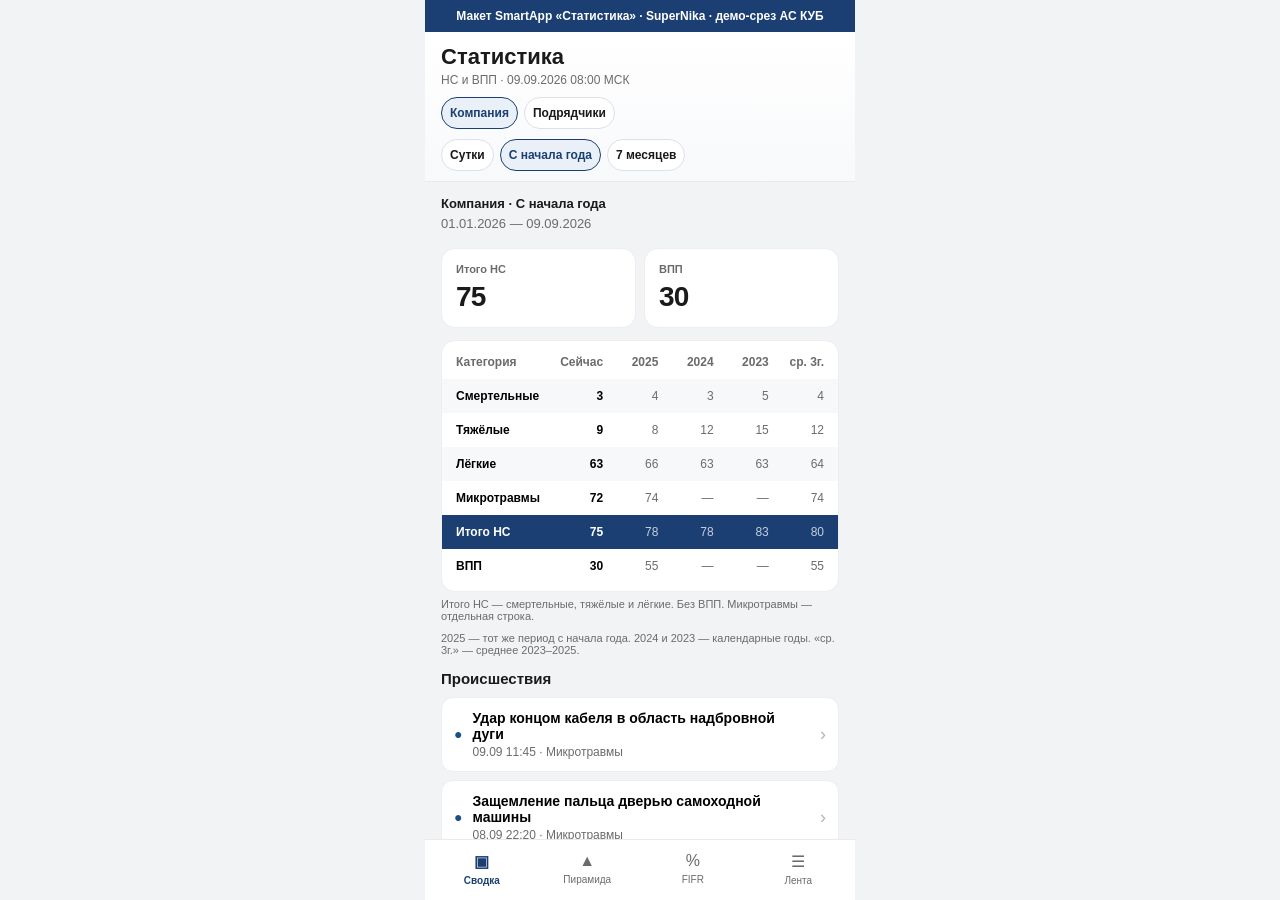
<file: index.html>
<!doctype html>
<html lang="ru">
  <head>
    <meta charset="UTF-8" />
    <meta name="viewport" content="width=device-width, initial-scale=1.0, viewport-fit=cover" />
    <title>Статистика</title>
    <script type="module" crossorigin src="./assets/index-CynJNDqP.js?v=202609111037"></script>
    <link rel="stylesheet" crossorigin href="./assets/index-B57v6iAu.css?v=202609111037">
  </head>
  <body>
    <div id="root"></div>
  </body>
</html>
</file>
<file: assets/index-B57v6iAu.css>
.drama-app{--ink: #1a1a1a;--muted: #6b6b6b;--page-bg: #f2f3f5;--navy: #1b3f73;--card-bg: #ffffff;--radius: 14px;--ok: #2f8f52;--bad: #c43c3c;height:100%;min-height:100dvh;background:var(--page-bg);color:var(--ink);font-family:-apple-system,BlinkMacSystemFont,Segoe UI,Roboto,sans-serif}*{box-sizing:border-box}html,body{margin:0;height:100%;overflow:hidden;touch-action:manipulation}#root{height:100%}.shell{display:flex;flex-direction:column;height:100dvh;max-height:100dvh;overflow:hidden;max-width:430px;margin:0 auto;background:var(--page-bg)}.demo-banner{flex-shrink:0;padding:8px 12px;padding-top:calc(8px + env(safe-area-inset-top));background:var(--navy);color:#fff;font-size:12px;font-weight:600;text-align:center;line-height:1.35}.header{flex-shrink:0;padding:12px 16px 10px;background:linear-gradient(180deg,#fff,#f8f9fb);border-bottom:1px solid #e8eaee}.drama-app[data-express="1"] .header{padding-top:calc(12px + env(safe-area-inset-top))}.drama-app[data-express="1"] .demo-banner{display:none}.header-row{display:flex;align-items:flex-start;justify-content:flex-start;gap:10px}.header-title{margin:0;font-size:22px;font-weight:700;line-height:1.15}.header-meta{margin:4px 0 0;font-size:12px;color:var(--muted)}.source-pill{flex-shrink:0;max-width:42%;font-size:10px;font-weight:700;line-height:1.3;color:var(--navy);background:#1b3f731a;border-radius:999px;padding:8px 10px;text-align:center}.chip-row{display:flex;flex-wrap:wrap;gap:6px;margin-top:10px}.content .chip-row{margin:0 0 12px}.chip,.bottom-tab,.count-row,.list-row,.hero-card,.stat-tile,.btn-primary,.sheet-close,.matrix-cell,.matrix-head,.legend-btn{touch-action:manipulation;-webkit-tap-highlight-color:rgba(27,63,115,.12);-webkit-user-select:none;user-select:none}.chip{flex:0 0 auto;border:1px solid #dde1e8;background:#fff;color:var(--ink);border-radius:999px;padding:6px 8px;min-height:32px;font-size:12px;font-weight:600;cursor:pointer}.chip.active{border-color:var(--navy);background:#eaf0f8;color:var(--navy)}.content{flex:1;min-height:0;overflow-y:auto;-webkit-overflow-scrolling:touch;padding:14px 16px 18px}.page-kicker{margin:0;font-size:13px;font-weight:700}.page-caption{margin:4px 0 14px;font-size:13px;color:var(--muted);line-height:1.4}.hero-grid,.rate-grid{display:grid;grid-template-columns:1fr 1fr;gap:8px;margin-bottom:12px}.hero-card,.stat-tile,.info-card,.table-card,.pyramid-card,.quote-card,.warn-card,.empty-card,.challenge-banner{background:var(--card-bg);border:1px solid #eceef2;border-radius:var(--radius)}.hero-card,button.stat-tile{padding:14px;text-align:left;-webkit-appearance:none;-moz-appearance:none;appearance:none;width:100%;font:inherit;color:inherit;cursor:pointer}.hero-card.selected,.count-row.selected,.matrix-cell.selected,.matrix-head.selected{box-shadow:inset 0 0 0 1.5px var(--navy)}.hero-label,.stat-label{font-size:11px;font-weight:600;color:var(--muted)}.hero-value,.stat-value{margin-top:6px;font-size:28px;font-weight:700;letter-spacing:-.03em}.stat-tile{padding:12px 10px}.stat-value{font-size:18px}.stat-hint{margin-top:4px;font-size:11px;color:var(--muted);line-height:1.35}.delta{display:inline-block;margin-top:8px;font-size:11px;font-weight:700}.delta.down{color:var(--ok)}.delta.up{color:var(--bad)}.delta.flat{color:var(--muted)}.table-card{padding:4px 0 8px;margin-bottom:10px;overflow-x:auto}.table-head,.count-row,.year-row{display:grid;gap:8px;align-items:center;padding:10px 14px;font-size:12px}.table-day .table-head,.table-day .count-row{grid-template-columns:minmax(0,1fr) 56px}.table-compare .table-head,.table-compare .count-row{grid-template-columns:minmax(92px,1.6fr) repeat(5,minmax(36px,1fr));min-width:392px}.year-row{grid-template-columns:minmax(0,.6fr) minmax(0,1.4fr) 64px}.contractors-page .hero-label{min-height:2.6em}.contractors-page,.contractors-page .page-kicker,.contractors-page .page-caption,.contractors-page .hero-card,.contractors-page .info-card,.contractors-page .info-card h3,.contractors-page .info-card p{text-align:left}.contractors-page .info-card p+p{margin-top:6px}.table-head{color:var(--muted);font-weight:700}.count-row{width:100%;border:none;background:none;text-align:left;cursor:pointer}.count-row:nth-child(2n),.year-row:nth-child(2n){background:#f7f8fa}.count-row.total{background:var(--navy);color:#fff}.count-row.total .count-prior{color:#ffffffbf}.count-row.total.selected{box-shadow:inset 0 0 0 2px #fff}.dot{width:8px;height:8px;border-radius:50%}.count-title{font-weight:600}.table-head span:nth-child(n+2),.count-now,.count-prior{text-align:right;font-variant-numeric:tabular-nums}.count-now{font-weight:700}.count-prior{color:var(--muted)}.table-note{margin:-4px 0 14px;font-size:11px;color:var(--muted)}.section-head{display:flex;align-items:baseline;justify-content:space-between;gap:8px;margin:4px 0 10px}.section-head h3{margin:0;font-size:15px}.text-link{border:none;background:none;color:var(--navy);font-size:13px;font-weight:600;cursor:pointer}.fifr-years .table-head,.fifr-years .count-row{grid-template-columns:minmax(0,1fr) 64px 72px}.fifr-years .count-now{font-weight:700}.matrix-grid{display:grid;min-width:360px;align-items:center}.matrix-head,.matrix-label,.matrix-cell{padding:8px 6px;font-size:11px;border:none;background:none;font:inherit;color:inherit;cursor:pointer}.matrix-head{font-weight:700;color:var(--muted);text-align:center}.matrix-label{font-weight:700;text-align:left;cursor:default}.matrix-cell{text-align:right;font-variant-numeric:tabular-nums}.rate-chart{width:100%;height:auto;display:block}.rate-chart text{font-family:-apple-system,BlinkMacSystemFont,Segoe UI,Roboto,sans-serif}.legend-btn{display:flex;align-items:center;gap:8px;width:100%;border:none;background:none;padding:0;font:inherit;color:inherit;text-align:left;cursor:pointer}.info-card{padding:14px;margin-bottom:10px}.info-card h3{margin:0 0 6px;font-size:15px}.info-card p{margin:0;font-size:13px;color:var(--muted);line-height:1.45}.challenge-banner{background:#c43c3c;color:#fff;border:none;font-weight:800;letter-spacing:.04em;text-align:center;padding:10px;margin-bottom:12px}.pyramid-card{padding:14px;margin-bottom:12px}.pyramid-card h3{margin:0 0 12px;font-size:15px}.pyramid{display:none}.pyramid-figure{display:grid;grid-template-columns:minmax(0,1.2fr) minmax(118px,.8fr);gap:12px;align-items:stretch}.pyramid-svg{width:100%;height:auto;display:block}.pyramid-svg text{font-family:-apple-system,BlinkMacSystemFont,Segoe UI,Roboto,sans-serif;pointer-events:none}.pyramid-legend{list-style:none;margin:0;padding:4px 0;display:grid;align-items:center}.pyramid-legend li{display:flex;align-items:center;gap:8px;font-size:12px;line-height:1.25;text-align:left}.pyramid-legend strong{display:block;font-size:16px;font-weight:700}.pyramid-tier{display:none}.warn-card,.quote-card{padding:14px;margin-bottom:10px;font-size:13px;line-height:1.45}.warn-card{background:#fff6f4;border-color:#f0cfc8;color:#8a2f2f}.quote-card{background:var(--navy);color:#fff;border:none;font-weight:600}.quote-card p{margin:0}.quote-card p+p{margin-top:8px}.empty-card{padding:28px 16px;text-align:center;color:var(--muted);margin-bottom:12px}.list-row{display:flex;align-items:center;gap:10px;width:100%;text-align:left;border:1px solid #eceef2;background:#fff;border-radius:12px;padding:12px;margin-bottom:8px;cursor:pointer}.list-row-icon{font-size:14px}.list-row-text{flex:1;min-width:0;display:flex;flex-direction:column;gap:3px}.list-row-text strong{font-size:14px}.list-row-text small{font-size:12px;color:var(--muted)}.chevron{color:#b0b5bf;font-size:18px}.bottom-bar{flex-shrink:0;display:grid;grid-template-columns:repeat(4,1fr);background:#fff;border-top:1px solid #e8eaee;padding:8px 4px calc(8px + env(safe-area-inset-bottom))}.bottom-tab{border:none;background:none;font-size:10px;color:var(--muted);display:flex;flex-direction:column;align-items:center;gap:4px;cursor:pointer;min-height:44px;padding:4px 2px}.bottom-tab.active{color:var(--navy);font-weight:600}.bottom-tab span.icon{font-size:16px}.sheet-backdrop{position:fixed;top:0;right:0;bottom:0;left:0;background:#0006;z-index:40;display:flex;align-items:flex-end}.sheet-container{width:100%;max-width:430px;margin:0 auto;max-height:92dvh;background:#fff;border-radius:16px 16px 0 0;overflow:hidden;display:flex;flex-direction:column}.sheet-header{display:grid;grid-template-columns:auto 1fr auto;align-items:center;gap:8px;padding:12px 16px;border-bottom:1px solid #eceef2}.sheet-header h2{margin:0;font-size:16px;text-align:center}.sheet-close,.sheet-action{border:none;background:none;color:var(--navy);font-size:13px;font-weight:600;padding:4px 0}.sheet-body{overflow-y:auto;padding:16px;padding-bottom:calc(16px + env(safe-area-inset-bottom))}.sheet-kicker{margin:0 0 8px;font-size:12px;color:var(--muted)}.sheet-title{margin:0 0 10px;font-size:18px}.sheet-detail{margin:0 0 14px;font-size:14px;color:var(--muted);line-height:1.45}.btn-primary{width:100%;border:none;border-radius:12px;padding:14px;background:var(--navy);color:#fff;font-size:14px;font-weight:700}.btn-primary:disabled{opacity:.55}.loading{padding:24px;text-align:center;color:var(--muted)}
</file>
